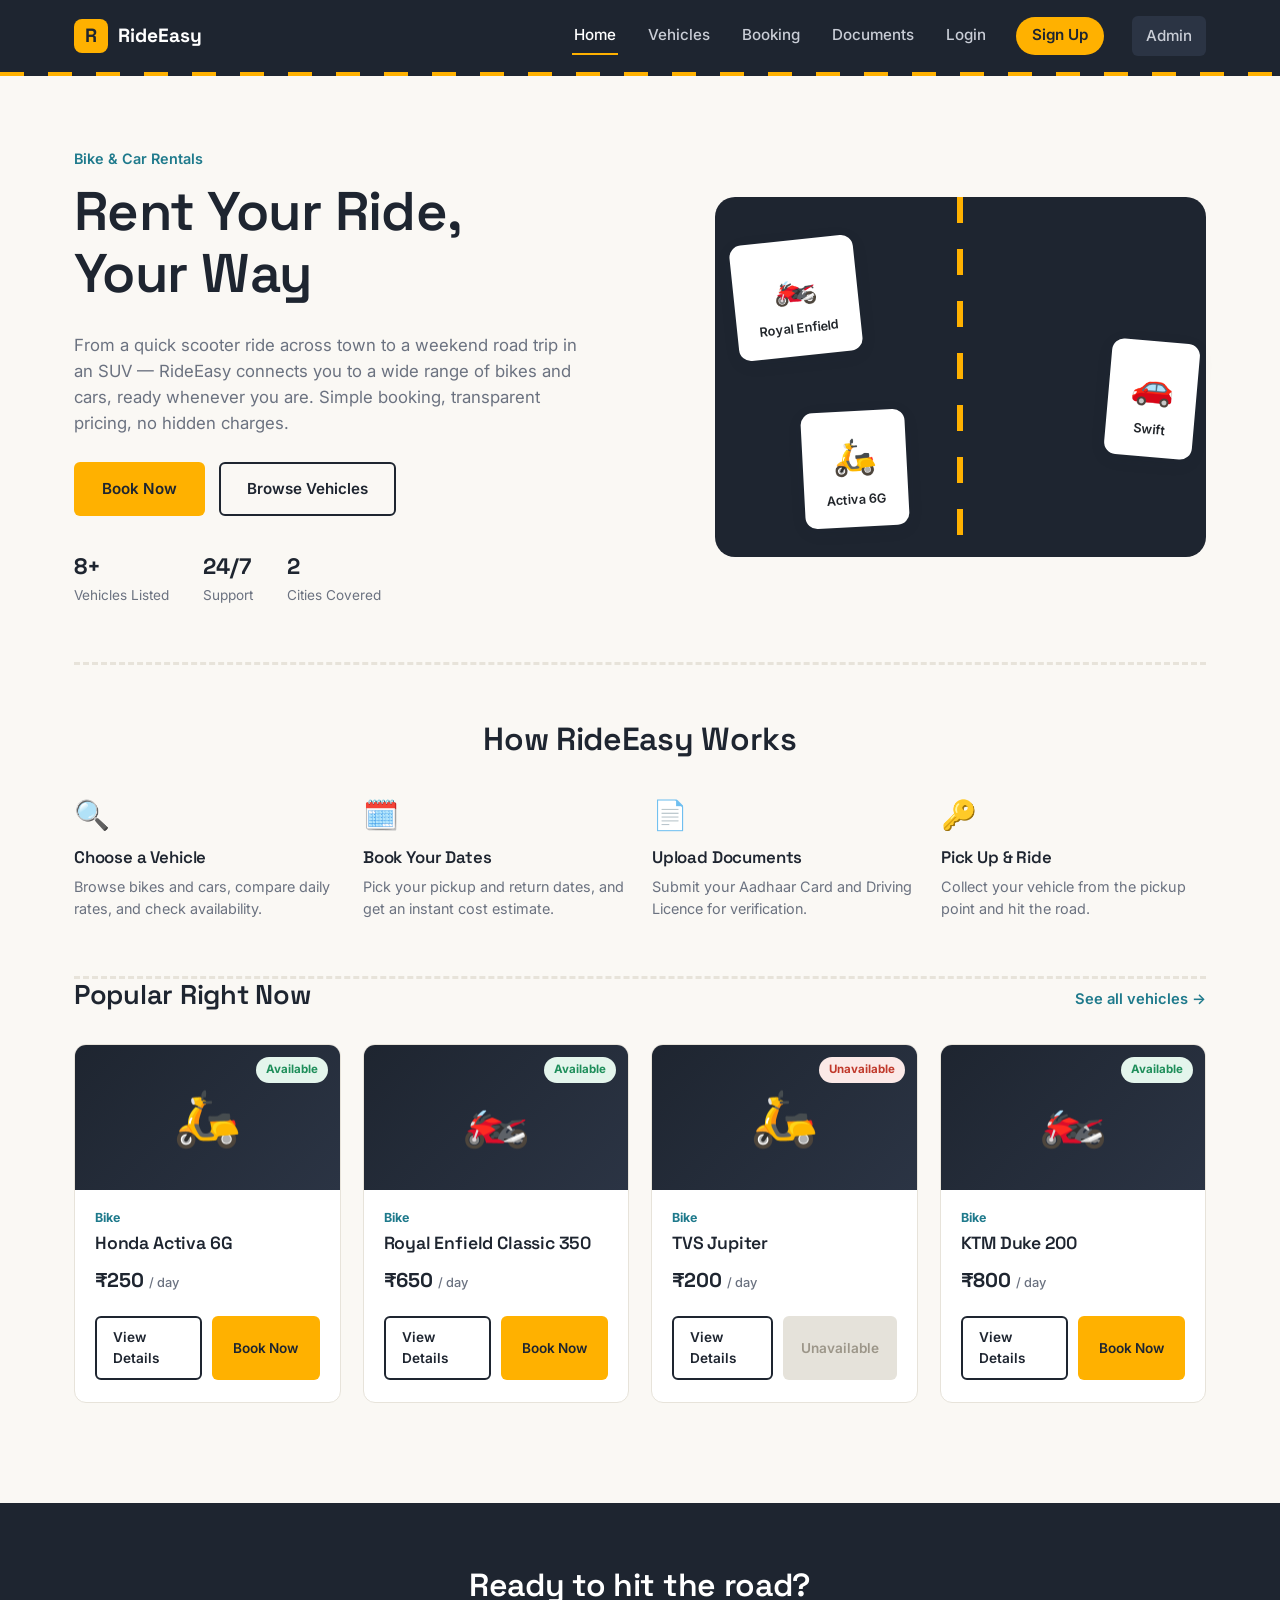
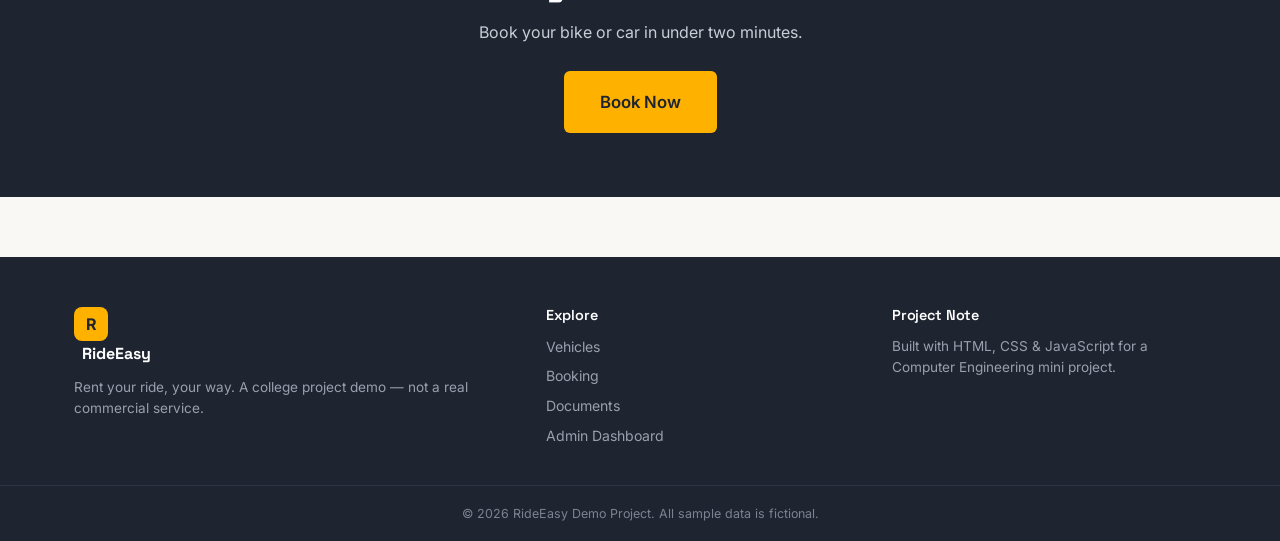
<file: index.html>
<!DOCTYPE html>
<html lang="en">
<head>
<meta charset="UTF-8">
<meta name="viewport" content="width=device-width, initial-scale=1.0">
<title>RideEasy - Rent Your Ride, Your Way</title>
<link rel="preconnect" href="https://fonts.googleapis.com">
<link href="https://fonts.googleapis.com/css2?family=Space+Grotesk:wght@500;600;700&family=Inter:wght@400;500;600;700&display=swap" rel="stylesheet">
<link rel="stylesheet" href="css/style.css">
</head>
<body data-page="home">
<main>

<section class="hero">
  <div class="hero-text">
    <p class="hero-eyebrow">Bike &amp; Car Rentals</p>
    <h1>Rent Your Ride,<br>Your Way</h1>
    <p class="hero-desc">
      From a quick scooter ride across town to a weekend road trip in an SUV —
      RideEasy connects you to a wide range of bikes and cars, ready whenever you are.
      Simple booking, transparent pricing, no hidden charges.
    </p>
    <div class="hero-actions">
      <a href="booking.html" class="btn btn-primary">Book Now</a>
      <a href="vehicles.html" class="btn btn-outline">Browse Vehicles</a>
    </div>
    <div class="hero-stats">
      <div><strong>8+</strong><span>Vehicles Listed</span></div>
      <div><strong>24/7</strong><span>Support</span></div>
      <div><strong>2</strong><span>Cities Covered</span></div>
    </div>
  </div>
  <div class="hero-visual" aria-hidden="true">
    <div class="hero-card card-1">🏍️<span>Royal Enfield</span></div>
    <div class="hero-card card-2">🚗<span>Swift</span></div>
    <div class="hero-card card-3">🛵<span>Activa 6G</span></div>
    <div class="hero-lane"></div>
  </div>
</section>

<div class="dashed-divider" aria-hidden="true"></div>

<section class="how-it-works">
  <h2>How RideEasy Works</h2>
  <div class="steps-grid">
    <div class="step"><div class="step-icon">🔍</div><h3>Choose a Vehicle</h3><p>Browse bikes and cars, compare daily rates, and check availability.</p></div>
    <div class="step"><div class="step-icon">🗓️</div><h3>Book Your Dates</h3><p>Pick your pickup and return dates, and get an instant cost estimate.</p></div>
    <div class="step"><div class="step-icon">📄</div><h3>Upload Documents</h3><p>Submit your Aadhaar Card and Driving Licence for verification.</p></div>
    <div class="step"><div class="step-icon">🔑</div><h3>Pick Up &amp; Ride</h3><p>Collect your vehicle from the pickup point and hit the road.</p></div>
  </div>
</section>

<div class="dashed-divider" aria-hidden="true"></div>

<section class="featured-vehicles">
  <div class="section-head">
    <h2>Popular Right Now</h2>
    <a href="vehicles.html" class="see-all">See all vehicles →</a>
  </div>
  <div class="vehicle-grid" id="featuredGrid"></div>
</section>

<section class="cta-banner">
  <h2>Ready to hit the road?</h2>
  <p>Book your bike or car in under two minutes.</p>
  <a href="booking.html" class="btn btn-primary btn-large">Book Now</a>
</section>
</main>
<script src="js/main.js"></script>
</body>
</html>
</file>
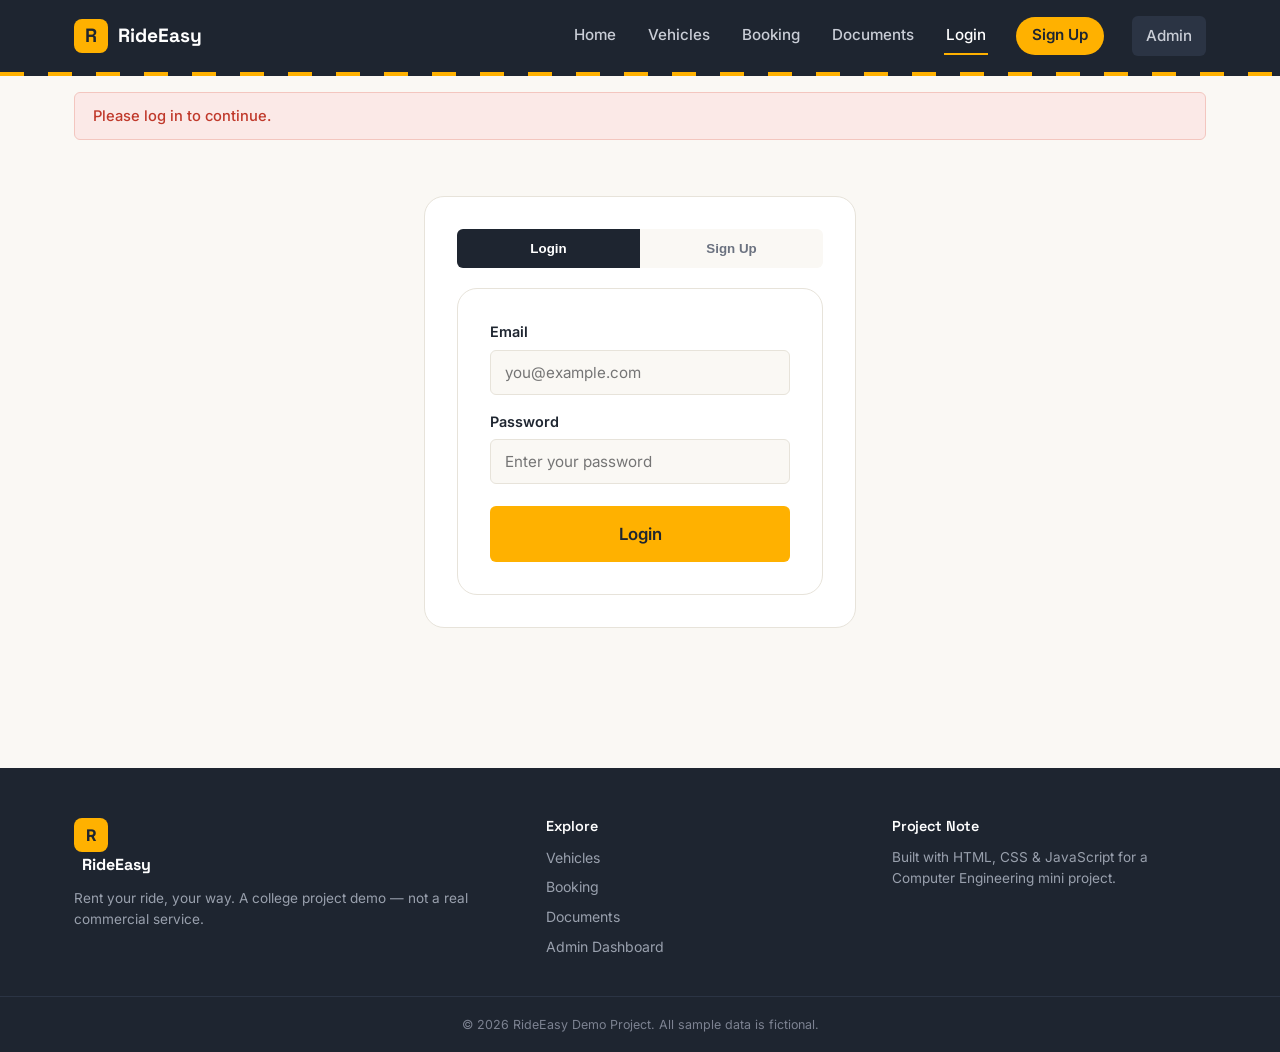
<file: admin.html>
<!DOCTYPE html>
<html lang="en">
<head>
<meta charset="UTF-8">
<meta name="viewport" content="width=device-width, initial-scale=1.0">
<title>Admin Dashboard - RideEasy</title>
<link rel="preconnect" href="https://fonts.googleapis.com">
<link href="https://fonts.googleapis.com/css2?family=Space+Grotesk:wght@500;600;700&family=Inter:wght@400;500;600;700&display=swap" rel="stylesheet">
<link rel="stylesheet" href="css/style.css">
</head>
<body data-page="admin">
<main>

<section class="page-header">
  <p class="hero-eyebrow">Admin</p>
  <h1>Dashboard</h1>
  <p class="hero-desc">Overview of vehicles, bookings, and document verifications.</p>
</section>

<section class="stats-grid">
  <div class="stat-card"><span class="stat-icon">🚗</span><div><strong id="totalVehicles">0</strong><span>Total Vehicles</span></div></div>
  <div class="stat-card"><span class="stat-icon">📋</span><div><strong id="totalBookings">0</strong><span>Total Bookings</span></div></div>
  <div class="stat-card"><span class="stat-icon">📄</span><div><strong id="pendingDocs">0</strong><span>Pending Document Checks</span></div></div>
</section>

<section class="admin-section">
  <div class="section-head"><h2>Manage Vehicles</h2></div>
  <div class="table-wrap">
    <table class="data-table">
      <thead><tr><th>Icon</th><th>Name</th><th>Type</th><th>Price/Day</th><th>Status</th></tr></thead>
      <tbody id="vehicleRows"></tbody>
    </table>
  </div>
</section>

<section class="admin-section">
  <div class="section-head"><h2>Customer Bookings</h2></div>
  <div class="table-wrap">
    <table class="data-table">
      <thead><tr><th>ID</th><th>Customer</th><th>Vehicle</th><th>Dates</th><th>Cost</th><th>Status</th><th></th></tr></thead>
      <tbody id="bookingRows"></tbody>
    </table>
  </div>
</section>
</main>
<script src="js/main.js"></script>
</body>
</html>
</file>
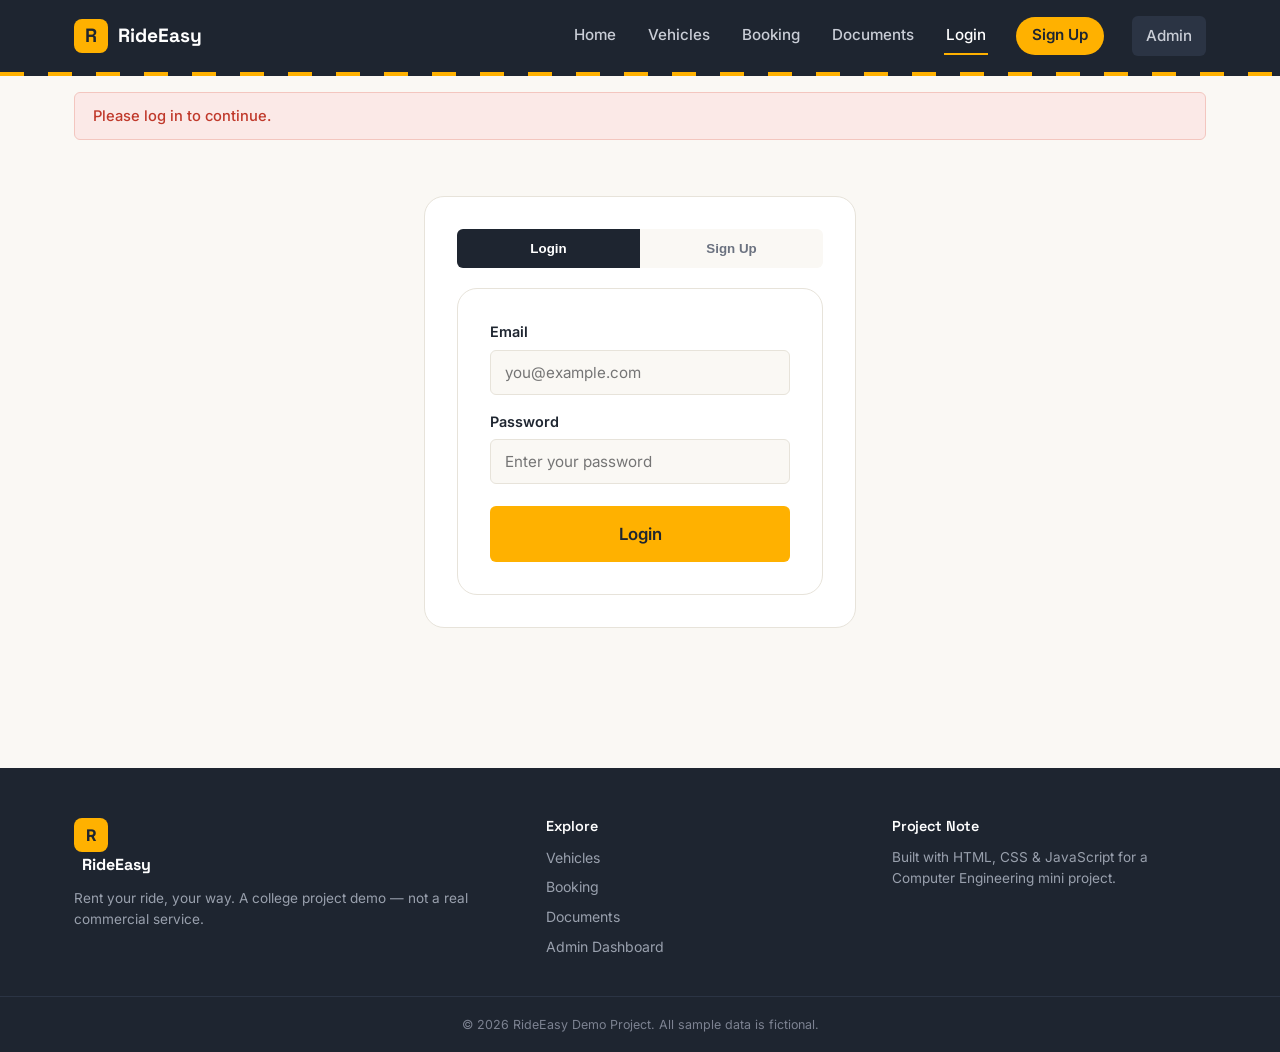
<file: booking.html>
<!DOCTYPE html>
<html lang="en">
<head>
<meta charset="UTF-8">
<meta name="viewport" content="width=device-width, initial-scale=1.0">
<title>Book a Vehicle - RideEasy</title>
<link rel="preconnect" href="https://fonts.googleapis.com">
<link href="https://fonts.googleapis.com/css2?family=Space+Grotesk:wght@500;600;700&family=Inter:wght@400;500;600;700&display=swap" rel="stylesheet">
<link rel="stylesheet" href="css/style.css">
</head>
<body data-page="booking">
<main>

<section class="page-header">
  <p class="hero-eyebrow">Booking</p>
  <h1>Book Your Vehicle</h1>
  <p class="hero-desc">Fill in your details below. We'll calculate your estimated cost automatically.</p>
</section>

<section class="confirmation-box hidden" id="confirmationBox"></section>

<section class="form-section">
  <form class="app-form" id="bookingForm" novalidate>
    <div class="form-grid">
      <div class="form-group">
        <label for="name">Customer Name</label>
        <input type="text" id="name" placeholder="Enter your full name" required>
      </div>
      <div class="form-group">
        <label for="mobile">Mobile Number</label>
        <input type="tel" id="mobile" placeholder="10-digit mobile number" maxlength="10" required>
        <small class="field-hint" id="mobileHint"></small>
      </div>
      <div class="form-group">
        <label for="vehicle_id">Select Vehicle</label>
        <select id="vehicle_id" required></select>
      </div>
      <div class="form-group">
        <label for="location">Pickup Location</label>
        <input type="text" id="location" placeholder="e.g. Station Road, Aurangabad" required>
      </div>
      <div class="form-group">
        <label for="pickup_date">Pickup Date</label>
        <input type="date" id="pickup_date" required>
      </div>
      <div class="form-group">
        <label for="return_date">Return Date</label>
        <input type="date" id="return_date" required>
      </div>
    </div>
    <div class="cost-estimate">
      <div><span>Rental Duration</span><strong id="durationOut">-- day(s)</strong></div>
      <div><span>Total Estimated Cost</span><strong id="costOut">₹0</strong></div>
    </div>
    <button type="submit" class="btn btn-primary btn-large">Submit Booking</button>
  </form>
</section>
</main>
<script src="js/main.js"></script>
</body>
</html>
</file>
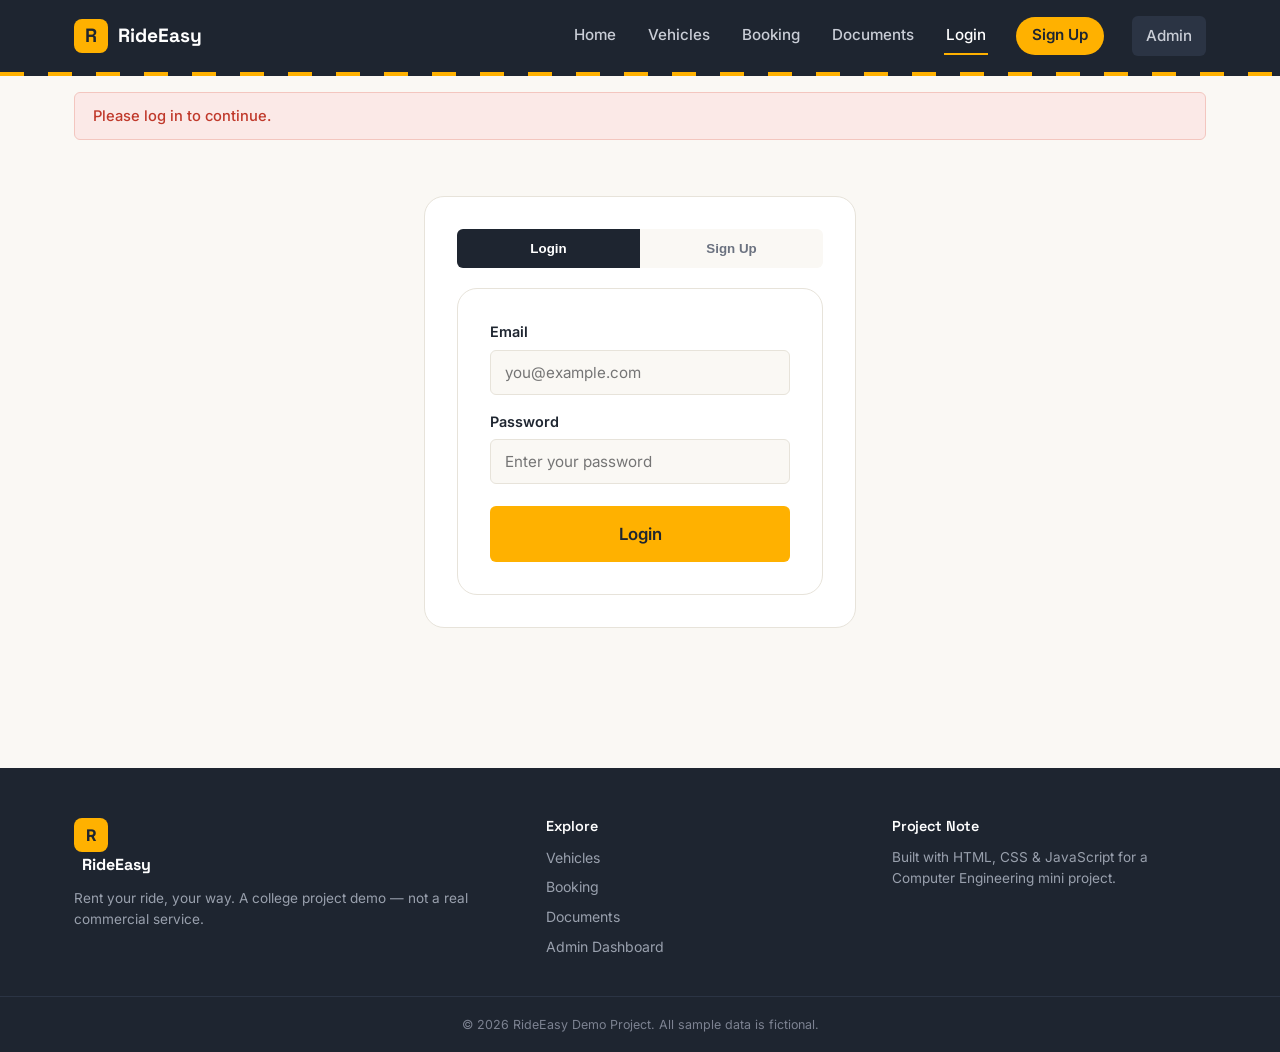
<file: documents.html>
<!DOCTYPE html>
<html lang="en">
<head>
<meta charset="UTF-8">
<meta name="viewport" content="width=device-width, initial-scale=1.0">
<title>Documents - RideEasy</title>
<link rel="preconnect" href="https://fonts.googleapis.com">
<link href="https://fonts.googleapis.com/css2?family=Space+Grotesk:wght@500;600;700&family=Inter:wght@400;500;600;700&display=swap" rel="stylesheet">
<link rel="stylesheet" href="css/style.css">
</head>
<body data-page="documents">
<main>

<section class="page-header">
  <p class="hero-eyebrow">Verification</p>
  <h1>Upload Your Documents</h1>
  <p class="hero-desc">We need your Aadhaar Card and Driving Licence to verify your identity before renting a vehicle.</p>
</section>

<div class="demo-notice">
  ⚠️ <strong>Demo notice:</strong> This is a UI demonstration for a college project only.
  Files are checked in your browser but <strong>not</strong> uploaded or verified anywhere — only the file name is remembered.
</div>

<section class="documents-section">
  <div class="doc-card" data-doc="aadhaar">
    <div class="doc-card-head">
      <span class="doc-icon">🪪</span>
      <div><h3>Aadhaar Card</h3><p>Accepted formats: PDF, JPG, PNG (max 5MB)</p></div>
    </div>
    <label class="upload-btn">
      Choose File
      <input type="file" class="doc-input" accept=".pdf,.jpg,.jpeg,.png" data-type="aadhaar" hidden>
    </label>
    <p class="file-name" id="aadhaar-filename">No file selected</p>
    <p class="upload-error" id="aadhaar-error"></p>
    <div class="status-tag status-pending" id="aadhaar-status">Pending</div>
  </div>
  <div class="doc-card" data-doc="license">
    <div class="doc-card-head">
      <span class="doc-icon">🚘</span>
      <div><h3>Driving Licence</h3><p>Accepted formats: PDF, JPG, PNG (max 5MB)</p></div>
    </div>
    <label class="upload-btn">
      Choose File
      <input type="file" class="doc-input" accept=".pdf,.jpg,.jpeg,.png" data-type="license" hidden>
    </label>
    <p class="file-name" id="license-filename">No file selected</p>
    <p class="upload-error" id="license-error"></p>
    <div class="status-tag status-pending" id="license-status">Pending</div>
  </div>
</section>
    <div class="doc-card" data-doc="idproof">
    <div class="doc-card-head">
      <span class="doc-icon">🆔</span>
      <div>
        <h3>ID Proof</h3>
        <p>PAN, Passport or Voter ID · PDF, JPG, PNG (max 5MB)</p>
      </div>
    </div>
    <label class="upload-btn">
      Choose File
      <input type="file" class="doc-input" accept=".pdf,.jpg,.jpeg,.png" data-type="idproof" hidden>
    </label>
    <p class="file-name" id="idproof-filename">No file selected</p>
    <p class="upload-error" id="idproof-error"></p>
    <div class="status-tag status-pending" id="idproof-status">Pending</div>
  </div>
</main>
<script src="js/main.js"></script>
</body>
</html>
</file>
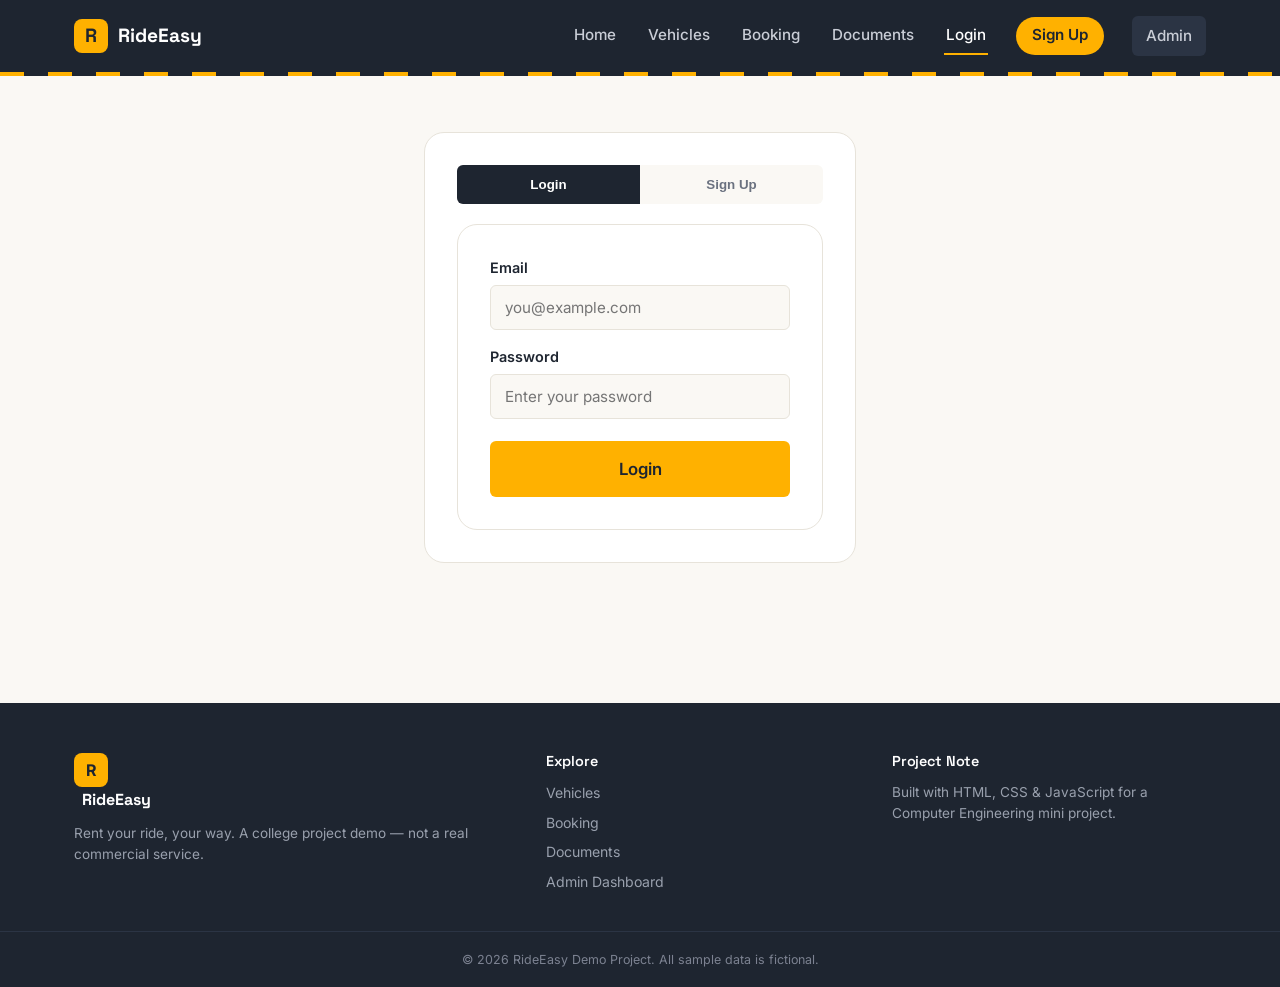
<file: login.html>
<!DOCTYPE html>
<html lang="en">
<head>
<meta charset="UTF-8">
<meta name="viewport" content="width=device-width, initial-scale=1.0">
<title>Login - RideEasy</title>
<link rel="preconnect" href="https://fonts.googleapis.com">
<link href="https://fonts.googleapis.com/css2?family=Space+Grotesk:wght@500;600;700&family=Inter:wght@400;500;600;700&display=swap" rel="stylesheet">
<link rel="stylesheet" href="css/style.css">
</head>
<body data-page="login">
<main>

<section class="auth-section">
  <div class="auth-box">
    <div class="auth-tabs">
      <button class="auth-tab active" data-tab="login">Login</button>
      <button class="auth-tab" data-tab="register">Sign Up</button>
    </div>

    <form class="app-form auth-form" id="loginForm">
      <div class="form-group">
        <label for="login-email">Email</label>
        <input type="email" id="login-email" placeholder="you@example.com" required>
      </div>
      <div class="form-group">
        <label for="login-password">Password</label>
        <input type="password" id="login-password" placeholder="Enter your password" required minlength="6">
      </div>
      <button type="submit" class="btn btn-primary btn-large">Login</button>
    </form>

    <form class="app-form auth-form hidden" id="registerForm" novalidate>
      <div class="form-group">
        <label for="reg-name">Full Name</label>
        <input type="text" id="reg-name" placeholder="Enter your full name" required>
      </div>
      <div class="form-group">
        <label for="reg-email">Email</label>
        <input type="email" id="reg-email" placeholder="you@example.com" required>
      </div>
      <div class="form-group">
        <label for="reg-mobile">Mobile Number</label>
        <input type="tel" id="reg-mobile" placeholder="10-digit mobile number" maxlength="10" required>
      </div>
      <div class="form-group">
        <label for="reg-password">Password</label>
        <input type="password" id="reg-password" placeholder="Create a password" required minlength="6">
      </div>
      <div class="form-group">
        <label for="reg-confirm">Confirm Password</label>
        <input type="password" id="reg-confirm" placeholder="Re-enter your password" required minlength="6">
      </div>
      <button type="submit" class="btn btn-primary btn-large">Create Account</button>
    </form>
  </div>
</section>
</main>
<script src="js/main.js"></script>
</body>
</html>
</file>
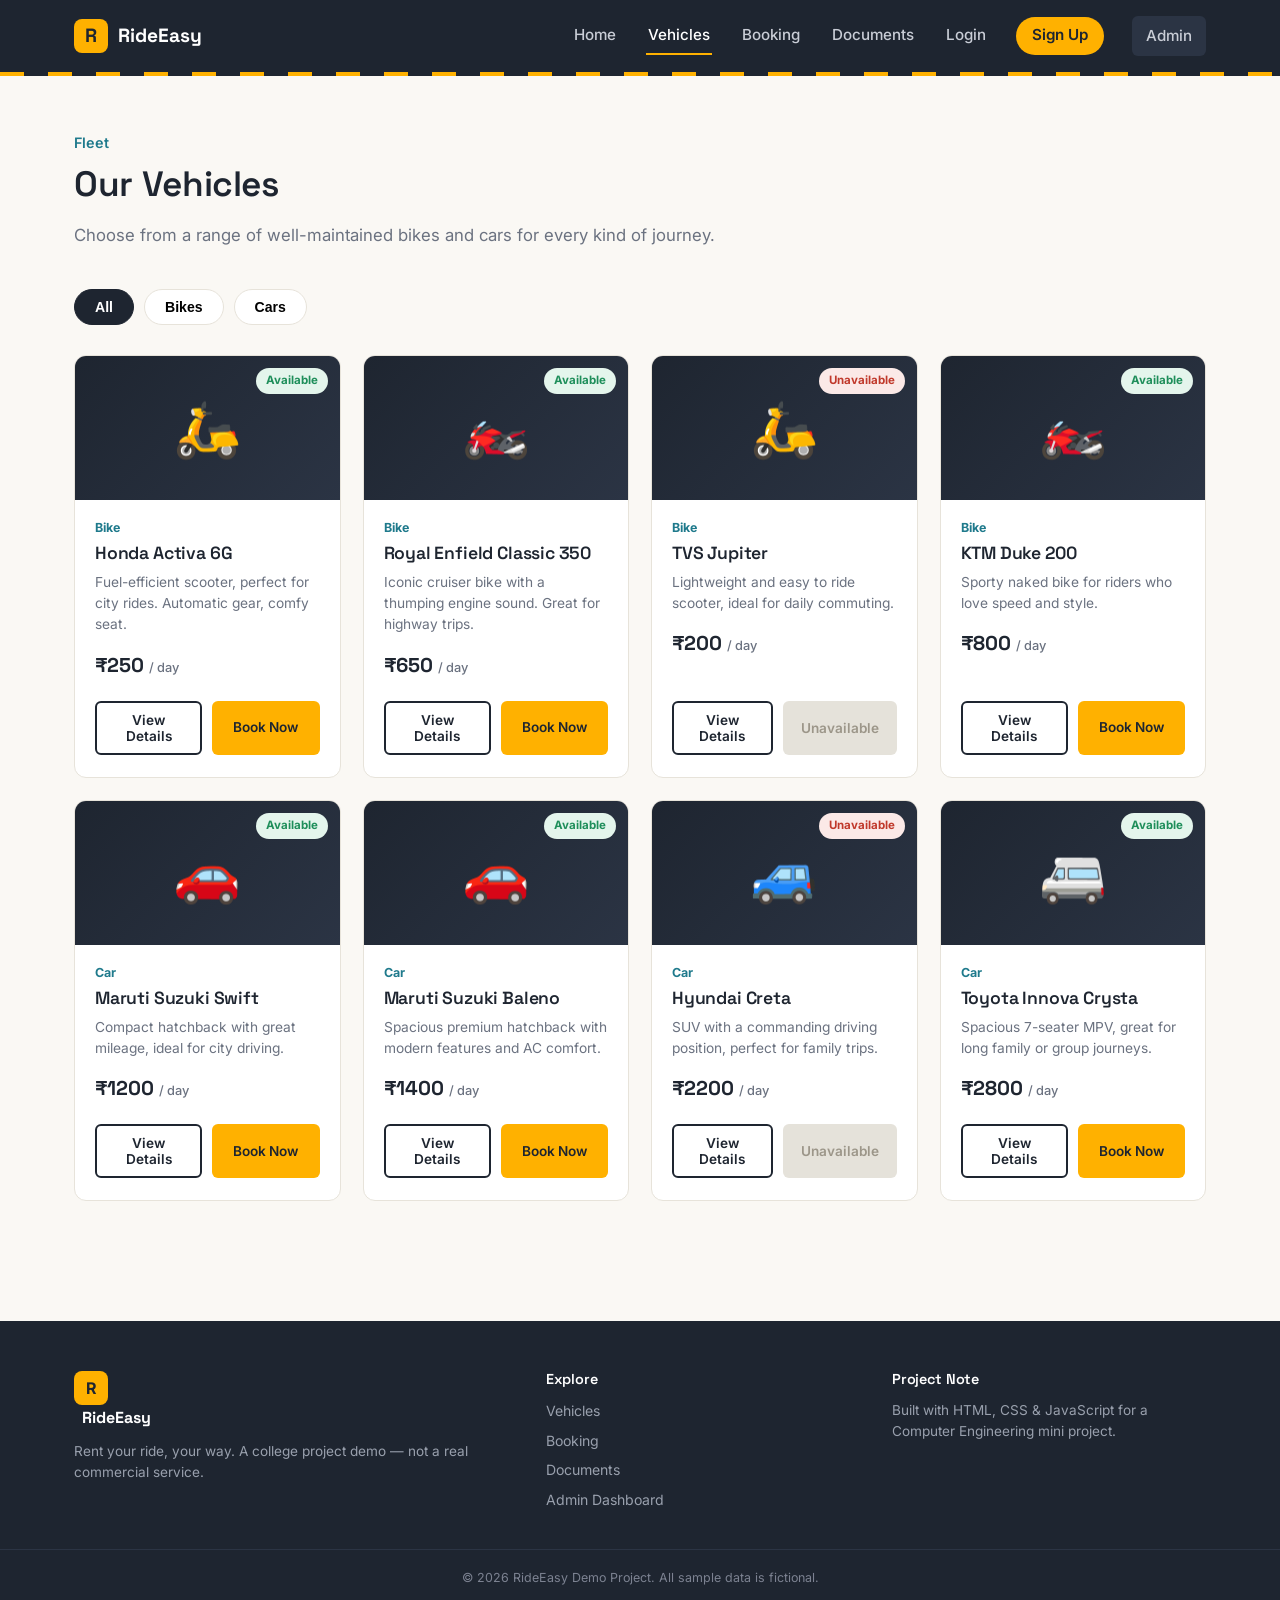
<file: vehicles.html>
<!DOCTYPE html>
<html lang="en">
<head>
<meta charset="UTF-8">
<meta name="viewport" content="width=device-width, initial-scale=1.0">
<title>Vehicles - RideEasy</title>
<link rel="preconnect" href="https://fonts.googleapis.com">
<link href="https://fonts.googleapis.com/css2?family=Space+Grotesk:wght@500;600;700&family=Inter:wght@400;500;600;700&display=swap" rel="stylesheet">
<link rel="stylesheet" href="css/style.css">
</head>
<body data-page="vehicles">
<main>

<section class="page-header">
  <p class="hero-eyebrow">Fleet</p>
  <h1>Our Vehicles</h1>
  <p class="hero-desc">Choose from a range of well-maintained bikes and cars for every kind of journey.</p>
</section>

<section class="filter-bar">
  <button class="filter-btn active" data-filter="All">All</button>
  <button class="filter-btn" data-filter="Bike">Bikes</button>
  <button class="filter-btn" data-filter="Car">Cars</button>
</section>

<section class="vehicle-grid" id="vehicleGrid"></section>

<div class="modal-overlay" id="detailsModal">
  <div class="modal-box">
    <button class="modal-close" id="modalClose">&times;</button>
    <div class="modal-emoji" id="modalIcon"></div>
    <span class="vehicle-type" id="modalType"></span>
    <h3 id="modalName"></h3>
    <p id="modalDesc"></p>
    <p class="vehicle-price" id="modalPrice"></p>
  </div>
</div>
</main>
<script src="js/main.js"></script>
</body>
</html>
</file>
<file: css/style.css>
/* =========================================================
   RideEasy — Design Tokens
   ========================================================= */
:root {
  --asphalt: #1E2530;
  --asphalt-light: #2B3444;
  --amber: #FFB100;
  --amber-dark: #E29B00;
  --teal: #1F7A8C;
  --teal-dark: #175f6d;
  --cream: #FAF8F4;
  --white: #FFFFFF;
  --text-dark: #22262B;
  --text-muted: #6B7280;
  --border-soft: #E7E3DA;
  --danger: #C0392B;
  --success: #1E8E5A;

  --font-display: "Space Grotesk", sans-serif;
  --font-body: "Inter", sans-serif;

  --radius-sm: 6px;
  --radius-md: 12px;
  --radius-lg: 20px;

  --shadow-card: 0 4px 16px rgba(30, 37, 48, 0.08);
}

* { box-sizing: border-box; }

html { scroll-behavior: smooth; }

body {
  margin: 0;
  font-family: var(--font-body);
  color: var(--text-dark);
  background: var(--cream);
  line-height: 1.55;
}

h1, h2, h3, h4 {
  font-family: var(--font-display);
  font-weight: 600;
  line-height: 1.15;
  margin: 0 0 0.5em;
  letter-spacing: -0.01em;
}

p { margin: 0 0 1em; color: var(--text-muted); }

a { color: inherit; text-decoration: none; }

img { max-width: 100%; display: block; }

:focus-visible {
  outline: 3px solid var(--teal);
  outline-offset: 2px;
}

.hidden { display: none !important; }

/* =========================================================
   Buttons
   ========================================================= */
.btn {
  display: inline-flex;
  align-items: center;
  justify-content: center;
  gap: 8px;
  padding: 13px 26px;
  border-radius: var(--radius-sm);
  font-family: var(--font-body);
  font-weight: 600;
  font-size: 0.95rem;
  border: 2px solid transparent;
  cursor: pointer;
  transition: transform 0.15s ease, box-shadow 0.15s ease, background 0.15s ease;
}
.btn:hover { transform: translateY(-2px); }

.btn-primary { background: var(--amber); color: var(--asphalt); }
.btn-primary:hover { background: var(--amber-dark); box-shadow: 0 6px 16px rgba(255,177,0,0.35); }

.btn-outline { background: transparent; border-color: var(--asphalt); color: var(--asphalt); }
.btn-outline:hover { background: var(--asphalt); color: var(--white); }

.btn-large { padding: 16px 34px; font-size: 1.05rem; }
.btn-small { padding: 9px 16px; font-size: 0.85rem; }

.btn-disabled {
  background: #E5E2DA; color: #9C9689; border-color: transparent;
  cursor: not-allowed;
}
.btn-disabled:hover { transform: none; }

/* =========================================================
   Header / Nav
   ========================================================= */
.site-header {
  background: var(--asphalt);
  position: sticky;
  top: 0;
  z-index: 100;
}

.nav-wrap {
  max-width: 1180px;
  margin: 0 auto;
  padding: 16px 24px;
  display: flex;
  align-items: center;
  justify-content: space-between;
}

.logo {
  display: flex;
  align-items: center;
  gap: 10px;
  font-family: var(--font-display);
  font-weight: 700;
  font-size: 1.2rem;
  color: var(--white);
}

.logo-mark {
  width: 34px; height: 34px;
  background: var(--amber);
  color: var(--asphalt);
  border-radius: 8px;
  display: flex; align-items: center; justify-content: center;
  font-weight: 700;
}

.main-nav { display: flex; align-items: center; gap: 28px; }

.main-nav a {
  color: #C9CDD6;
  font-weight: 500;
  font-size: 0.95rem;
  padding: 6px 2px;
  border-bottom: 2px solid transparent;
  transition: color 0.15s ease, border-color 0.15s ease;
}

.main-nav a:hover,
.main-nav a.active { color: var(--white); border-color: var(--amber); }

.main-nav a.nav-admin {
  background: var(--asphalt-light);
  padding: 8px 14px;
  border-radius: var(--radius-sm);
  border-bottom: none;
}
.main-nav a.nav-admin:hover,
.main-nav a.nav-admin.active { background: var(--amber); color: var(--asphalt); }

.road-line {
  height: 4px;
  background: repeating-linear-gradient(90deg, var(--amber) 0 24px, transparent 24px 48px);
}

.nav-toggle {
  display: none;
  flex-direction: column;
  gap: 5px;
  background: none;
  border: none;
  cursor: pointer;
  padding: 6px;
}
.nav-toggle span { width: 24px; height: 2px; background: var(--white); }

/* =========================================================
   Flash messages
   ========================================================= */
.flash-wrap {
  max-width: 1180px;
  margin: 16px auto 0;
  padding: 0 24px;
  display: flex;
  flex-direction: column;
  gap: 8px;
}
.flash {
  padding: 12px 18px;
  border-radius: var(--radius-sm);
  font-size: 0.92rem;
  font-weight: 500;
}
.flash-error { background: #FBE9E7; color: var(--danger); border: 1px solid #F3C6BF; }
.flash-success { background: #E4F5EC; color: var(--success); border: 1px solid #BEE7D1; }

/* =========================================================
   Hero
   ========================================================= */
.hero {
  max-width: 1180px;
  margin: 0 auto;
  padding: 72px 24px 56px;
  display: grid;
  grid-template-columns: 1.1fr 0.9fr;
  gap: 40px;
  align-items: center;
}

.hero-eyebrow {
  color: var(--teal);
  font-weight: 600;
  font-size: 0.9rem;
  margin-bottom: 10px;
}

.hero h1 {
  font-size: clamp(2.4rem, 4.5vw, 3.4rem);
  color: var(--asphalt);
}

.hero-desc { font-size: 1.05rem; max-width: 46ch; }

.hero-actions { display: flex; gap: 14px; margin: 26px 0 34px; flex-wrap: wrap; }

.hero-stats { display: flex; gap: 34px; }
.hero-stats div { display: flex; flex-direction: column; }
.hero-stats strong { font-family: var(--font-display); font-size: 1.4rem; color: var(--asphalt); }
.hero-stats span { color: var(--text-muted); font-size: 0.85rem; }

.hero-visual {
  position: relative;
  height: 360px;
}

.hero-lane {
  position: absolute;
  inset: 0;
  background: var(--asphalt);
  border-radius: var(--radius-lg);
}
.hero-lane::before {
  content: "";
  position: absolute;
  left: 50%; top: 0; bottom: 0;
  width: 6px;
  transform: translateX(-50%);
  background: repeating-linear-gradient(180deg, var(--amber) 0 26px, transparent 26px 52px);
}

.hero-card {
  position: absolute;
  background: var(--white);
  border-radius: var(--radius-md);
  padding: 18px 22px;
  box-shadow: var(--shadow-card);
  font-size: 2.2rem;
  display: flex;
  flex-direction: column;
  align-items: center;
  gap: 6px;
  z-index: 2;
}
.hero-card span { font-family: var(--font-body); font-size: 0.8rem; font-weight: 600; color: var(--text-dark); }

.card-1 { top: 12%; left: 4%; transform: rotate(-6deg); }
.card-2 { top: 40%; right: 2%; transform: rotate(5deg); }
.card-3 { bottom: 8%; left: 18%; transform: rotate(-3deg); }

/* =========================================================
   Dashed divider (road-marking motif)
   ========================================================= */
.dashed-divider {
  max-width: 1180px;
  margin: 0 auto;
  padding: 0 24px;
}
.dashed-divider::before {
  content: "";
  display: block;
  height: 0;
  border-top: 3px dashed var(--border-soft);
}

/* =========================================================
   How it works
   ========================================================= */
.how-it-works {
  max-width: 1180px;
  margin: 0 auto;
  padding: 56px 24px;
  text-align: center;
}
.how-it-works h2 { font-size: 2rem; color: var(--asphalt); margin-bottom: 36px; }

.steps-grid {
  display: grid;
  grid-template-columns: repeat(4, 1fr);
  gap: 24px;
}
.step { text-align: left; }
.step-icon { font-size: 1.8rem; margin-bottom: 10px; }
.step h3 { font-size: 1.05rem; color: var(--asphalt); }
.step p { font-size: 0.9rem; margin: 0; }

/* =========================================================
   Section head / see-all
   ========================================================= */
.section-head {
  display: flex;
  align-items: baseline;
  justify-content: space-between;
  max-width: 1180px;
  margin: 0 auto;
  padding: 0 24px 20px;
}
.section-head h2 { color: var(--asphalt); font-size: 1.7rem; }
.see-all { color: var(--teal); font-weight: 600; font-size: 0.92rem; }
.see-all:hover { text-decoration: underline; }

/* =========================================================
   Vehicle cards / grid
   ========================================================= */
.featured-vehicles { padding-bottom: 20px; }

.vehicle-grid {
  max-width: 1180px;
  margin: 0 auto;
  padding: 0 24px 60px;
  display: grid;
  grid-template-columns: repeat(auto-fit, minmax(250px, 1fr));
  gap: 22px;
}

.vehicle-card {
  background: var(--white);
  border: 1px solid var(--border-soft);
  border-radius: var(--radius-md);
  overflow: hidden;
  display: flex;
  flex-direction: column;
  transition: box-shadow 0.15s ease, transform 0.15s ease;
}
.vehicle-card:hover { box-shadow: var(--shadow-card); transform: translateY(-3px); }

.vehicle-image {
  background: linear-gradient(135deg, var(--asphalt) 0%, var(--asphalt-light) 100%);
  padding: 30px 0;
  display: flex;
  align-items: center;
  justify-content: center;
  font-size: 3.4rem;
  position: relative;
}

.badge {
  position: absolute;
  top: 12px; right: 12px;
  font-size: 0.72rem;
  font-weight: 700;
  padding: 4px 10px;
  border-radius: 999px;
}
.badge-available { background: #E4F5EC; color: var(--success); }
.badge-unavailable { background: #FBE9E7; color: var(--danger); }

.vehicle-info { padding: 18px 20px 22px; display: flex; flex-direction: column; gap: 6px; flex: 1; }
.vehicle-type { color: var(--teal); font-size: 0.78rem; font-weight: 700; text-transform: capitalize; }
.vehicle-info h3 { font-size: 1.1rem; color: var(--asphalt); margin-bottom: 2px; }
.vehicle-desc { font-size: 0.86rem; margin-bottom: 4px; }
.vehicle-price { font-family: var(--font-display); font-size: 1.25rem; color: var(--asphalt); font-weight: 700; margin: 4px 0 14px; }
.vehicle-price span { font-family: var(--font-body); font-size: 0.8rem; color: var(--text-muted); font-weight: 500; }

.vehicle-actions { display: flex; gap: 10px; margin-top: auto; }
.vehicle-actions .btn { flex: 1; }

/* =========================================================
   CTA banner
   ========================================================= */
.cta-banner {
  background: var(--asphalt);
  color: var(--white);
  text-align: center;
  padding: 64px 24px;
  margin-top: 20px;
}
.cta-banner h2 { color: var(--white); font-size: 2rem; }
.cta-banner p { color: #C9CDD6; margin-bottom: 26px; }

/* =========================================================
   Generic page header
   ========================================================= */
.page-header {
  max-width: 1180px;
  margin: 0 auto;
  padding: 56px 24px 24px;
}
.page-header h1 { font-size: 2.2rem; color: var(--asphalt); }
.page-header .hero-desc { max-width: 60ch; }

/* =========================================================
   Filter bar
   ========================================================= */
.filter-bar {
  max-width: 1180px;
  margin: 0 auto;
  padding: 0 24px 30px;
  display: flex;
  gap: 10px;
}
.filter-btn {
  background: var(--white);
  border: 1px solid var(--border-soft);
  padding: 9px 20px;
  border-radius: 999px;
  font-weight: 600;
  font-size: 0.88rem;
  cursor: pointer;
  transition: background 0.15s ease, color 0.15s ease, border-color 0.15s ease;
}
.filter-btn.active,
.filter-btn:hover { background: var(--asphalt); color: var(--white); border-color: var(--asphalt); }

/* =========================================================
   Modal (vehicle details)
   ========================================================= */
.modal-overlay {
  display: none;
  position: fixed;
  inset: 0;
  background: rgba(30, 37, 48, 0.55);
  align-items: center;
  justify-content: center;
  z-index: 200;
  padding: 24px;
}
.modal-overlay.open { display: flex; }

.modal-box {
  background: var(--white);
  border-radius: var(--radius-lg);
  padding: 34px;
  max-width: 420px;
  width: 100%;
  position: relative;
  text-align: center;
}
.modal-close {
  position: absolute; top: 14px; right: 16px;
  background: none; border: none; font-size: 1.4rem;
  cursor: pointer; color: var(--text-muted);
}
.modal-emoji { font-size: 3rem; margin-bottom: 10px; }
.modal-box h3 { color: var(--asphalt); font-size: 1.3rem; }

/* =========================================================
   Forms (booking / login)
   ========================================================= */
.form-section {
  max-width: 760px;
  margin: 0 auto;
  padding: 0 24px 70px;
}

.app-form {
  background: var(--white);
  border: 1px solid var(--border-soft);
  border-radius: var(--radius-lg);
  padding: 32px;
}

.form-grid {
  display: grid;
  grid-template-columns: 1fr 1fr;
  gap: 20px;
}

.form-group { display: flex; flex-direction: column; gap: 6px; }
.form-group label { font-weight: 600; font-size: 0.9rem; color: var(--asphalt); }

.form-group input,
.form-group select {
  padding: 12px 14px;
  border-radius: var(--radius-sm);
  border: 1.5px solid var(--border-soft);
  font-family: var(--font-body);
  font-size: 0.95rem;
  background: var(--cream);
  color: var(--text-dark);
}
.form-group input:focus,
.form-group select:focus { border-color: var(--teal); outline: none; background: var(--white); }

.field-hint { font-size: 0.78rem; color: var(--text-muted); min-height: 14px; }

.cost-estimate {
  display: flex;
  justify-content: space-between;
  background: var(--cream);
  border: 1.5px dashed var(--border-soft);
  border-radius: var(--radius-md);
  padding: 16px 20px;
  margin: 24px 0;
}
.cost-estimate div { display: flex; flex-direction: column; gap: 4px; }
.cost-estimate span { font-size: 0.8rem; color: var(--text-muted); }
.cost-estimate strong { font-family: var(--font-display); font-size: 1.2rem; color: var(--asphalt); }

.app-form .btn-large { width: 100%; margin-top: 6px; }

/* =========================================================
   Booking confirmation
   ========================================================= */
.confirmation-box {
  max-width: 640px;
  margin: 0 auto 20px;
  padding: 32px;
  background: #EEFBF3;
  border: 1.5px solid #BEE7D1;
  border-radius: var(--radius-lg);
  text-align: center;
}
.confirmation-icon { font-size: 2.4rem; margin-bottom: 6px; }
.confirmation-box h2 { color: var(--success); }
.confirmation-details {
  display: grid;
  grid-template-columns: 1fr 1fr;
  gap: 14px;
  text-align: left;
  background: var(--white);
  border-radius: var(--radius-md);
  padding: 20px;
  margin: 20px 0 26px;
}
.confirmation-details div { display: flex; flex-direction: column; gap: 2px; }
.confirmation-details span { font-size: 0.76rem; color: var(--text-muted); }
.confirmation-details strong { color: var(--asphalt); font-family: var(--font-display); }
.status-pending { color: var(--amber-dark) !important; }

/* =========================================================
   Documents page
   ========================================================= */
.demo-notice {
  max-width: 1180px;
  margin: 0 auto 30px;
  padding: 14px 20px;
  background: #FFF6E0;
  border: 1.5px solid #FFE2A0;
  border-radius: var(--radius-md);
  font-size: 0.9rem;
  color: #7A5B00;
}
.demo-notice.small { max-width: 100%; margin-bottom: 22px; font-size: 0.82rem; }

.documents-section {
  max-width: 1180px;
  margin: 0 auto;
  padding: 0 24px 70px;
  display: grid;
  grid-template-columns: repeat(auto-fit, minmax(320px, 1fr));
  gap: 24px;
}

.doc-card {
  background: var(--white);
  border: 1px solid var(--border-soft);
  border-radius: var(--radius-lg);
  padding: 26px;
}
.doc-card-head { display: flex; gap: 14px; margin-bottom: 20px; }
.doc-icon { font-size: 2rem; }
.doc-card-head h3 { font-size: 1.05rem; color: var(--asphalt); margin-bottom: 2px; }
.doc-card-head p { font-size: 0.82rem; margin: 0; }

.upload-btn {
  display: inline-block;
  background: var(--asphalt);
  color: var(--white);
  padding: 11px 22px;
  border-radius: var(--radius-sm);
  font-weight: 600;
  font-size: 0.88rem;
  cursor: pointer;
  transition: background 0.15s ease;
}
.upload-btn:hover { background: var(--asphalt-light); }

.file-name { font-size: 0.85rem; margin: 12px 0 4px; color: var(--text-dark); }
.upload-error { font-size: 0.8rem; color: var(--danger); min-height: 16px; margin: 0 0 10px; }

.status-tag {
  display: inline-block;
  padding: 5px 14px;
  border-radius: 999px;
  font-size: 0.78rem;
  font-weight: 700;
}
.status-pending { background: #FFF6E0; color: var(--amber-dark); }
.status-confirmed { background: #E4F5EC; color: var(--success); }
.status-completed { background: #E1EEF6; color: var(--teal-dark); }
.status-unavailable { background: #FBE9E7; color: var(--danger); }

/* =========================================================
   Auth page
   ========================================================= */
.auth-section {
  max-width: 480px;
  margin: 0 auto;
  padding: 56px 24px 80px;
}
.auth-box {
  background: var(--white);
  border: 1px solid var(--border-soft);
  border-radius: var(--radius-lg);
  padding: 32px;
}
.auth-tabs { display: flex; border-radius: var(--radius-sm); overflow: hidden; margin-bottom: 20px; background: var(--cream); }
.auth-tab {
  flex: 1; padding: 12px; border: none; background: transparent;
  font-weight: 600; cursor: pointer; color: var(--text-muted);
}
.auth-tab.active { background: var(--asphalt); color: var(--white); }
.auth-form .form-group { margin-bottom: 16px; }

/* =========================================================
   Admin dashboard
   ========================================================= */
.stats-grid {
  max-width: 1180px;
  margin: 0 auto;
  padding: 0 24px 20px;
  display: grid;
  grid-template-columns: repeat(auto-fit, minmax(220px, 1fr));
  gap: 20px;
}
.stat-card {
  background: var(--white);
  border: 1px solid var(--border-soft);
  border-radius: var(--radius-md);
  padding: 22px;
  display: flex;
  align-items: center;
  gap: 16px;
}
.stat-icon { font-size: 1.8rem; }
.stat-card strong { display: block; font-family: var(--font-display); font-size: 1.5rem; color: var(--asphalt); }
.stat-card span { font-size: 0.82rem; color: var(--text-muted); }

.admin-section {
  max-width: 1180px;
  margin: 0 auto;
  padding: 30px 24px;
}

.table-wrap {
  overflow-x: auto;
  background: var(--white);
  border: 1px solid var(--border-soft);
  border-radius: var(--radius-md);
}
.data-table { width: 100%; border-collapse: collapse; font-size: 0.9rem; }
.data-table th {
  text-align: left;
  padding: 14px 18px;
  background: var(--cream);
  color: var(--asphalt);
  font-family: var(--font-display);
  font-size: 0.82rem;
}
.data-table td { padding: 14px 18px; border-top: 1px solid var(--border-soft); }
.empty-row { text-align: center; color: var(--text-muted); padding: 30px !important; }

/* =========================================================
   Footer
   ========================================================= */
.site-footer { background: var(--asphalt); color: #C9CDD6; margin-top: 60px; }
.footer-wrap {
  max-width: 1180px;
  margin: 0 auto;
  padding: 50px 24px 30px;
  display: grid;
  grid-template-columns: 1.4fr 1fr 1fr;
  gap: 32px;
}
.footer-brand .logo-text { color: var(--white); font-family: var(--font-display); font-weight: 700; margin-left: 8px; }
.footer-brand p { color: #99A0AD; font-size: 0.85rem; margin-top: 10px; }
.footer-links h4, .footer-note h4 { color: var(--white); font-size: 0.9rem; margin-bottom: 12px; }
.footer-links a { display: block; color: #99A0AD; font-size: 0.88rem; margin-bottom: 8px; }
.footer-links a:hover { color: var(--amber); }
.footer-note p { color: #99A0AD; font-size: 0.85rem; }
.footer-bottom {
  border-top: 1px solid var(--asphalt-light);
  text-align: center;
  padding: 18px;
  font-size: 0.78rem;
  color: #7C8291;
}

/* =========================================================
   Responsive
   ========================================================= */
@media (max-width: 900px) {
  .hero { grid-template-columns: 1fr; padding-top: 40px; }
  .hero-visual { height: 260px; }
  .steps-grid { grid-template-columns: repeat(2, 1fr); }
  .footer-wrap { grid-template-columns: 1fr 1fr; }
}

@media (max-width: 720px) {
  .nav-toggle { display: flex; }
  .main-nav {
    position: absolute;
    top: 100%; left: 0; right: 0;
    background: var(--asphalt);
    flex-direction: column;
    align-items: flex-start;
    gap: 4px;
    padding: 10px 24px 20px;
    display: none;
  }
  .main-nav.open { display: flex; }
  .main-nav a { width: 100%; padding: 10px 0; }

  .form-grid { grid-template-columns: 1fr; }
  .confirmation-details { grid-template-columns: 1fr; }
  .steps-grid { grid-template-columns: 1fr; }
  .footer-wrap { grid-template-columns: 1fr; }
  .hero-stats { flex-wrap: wrap; gap: 20px; }
}

/* Auth nav */
.nav-user { font-weight: 600; opacity: .8; padding: 0 .5rem; }
.main-nav .nav-signup { background: var(--amber); color: var(--asphalt) !important; font-weight: 600; border-radius: 999px; padding: .4rem 1rem; }
</file>
